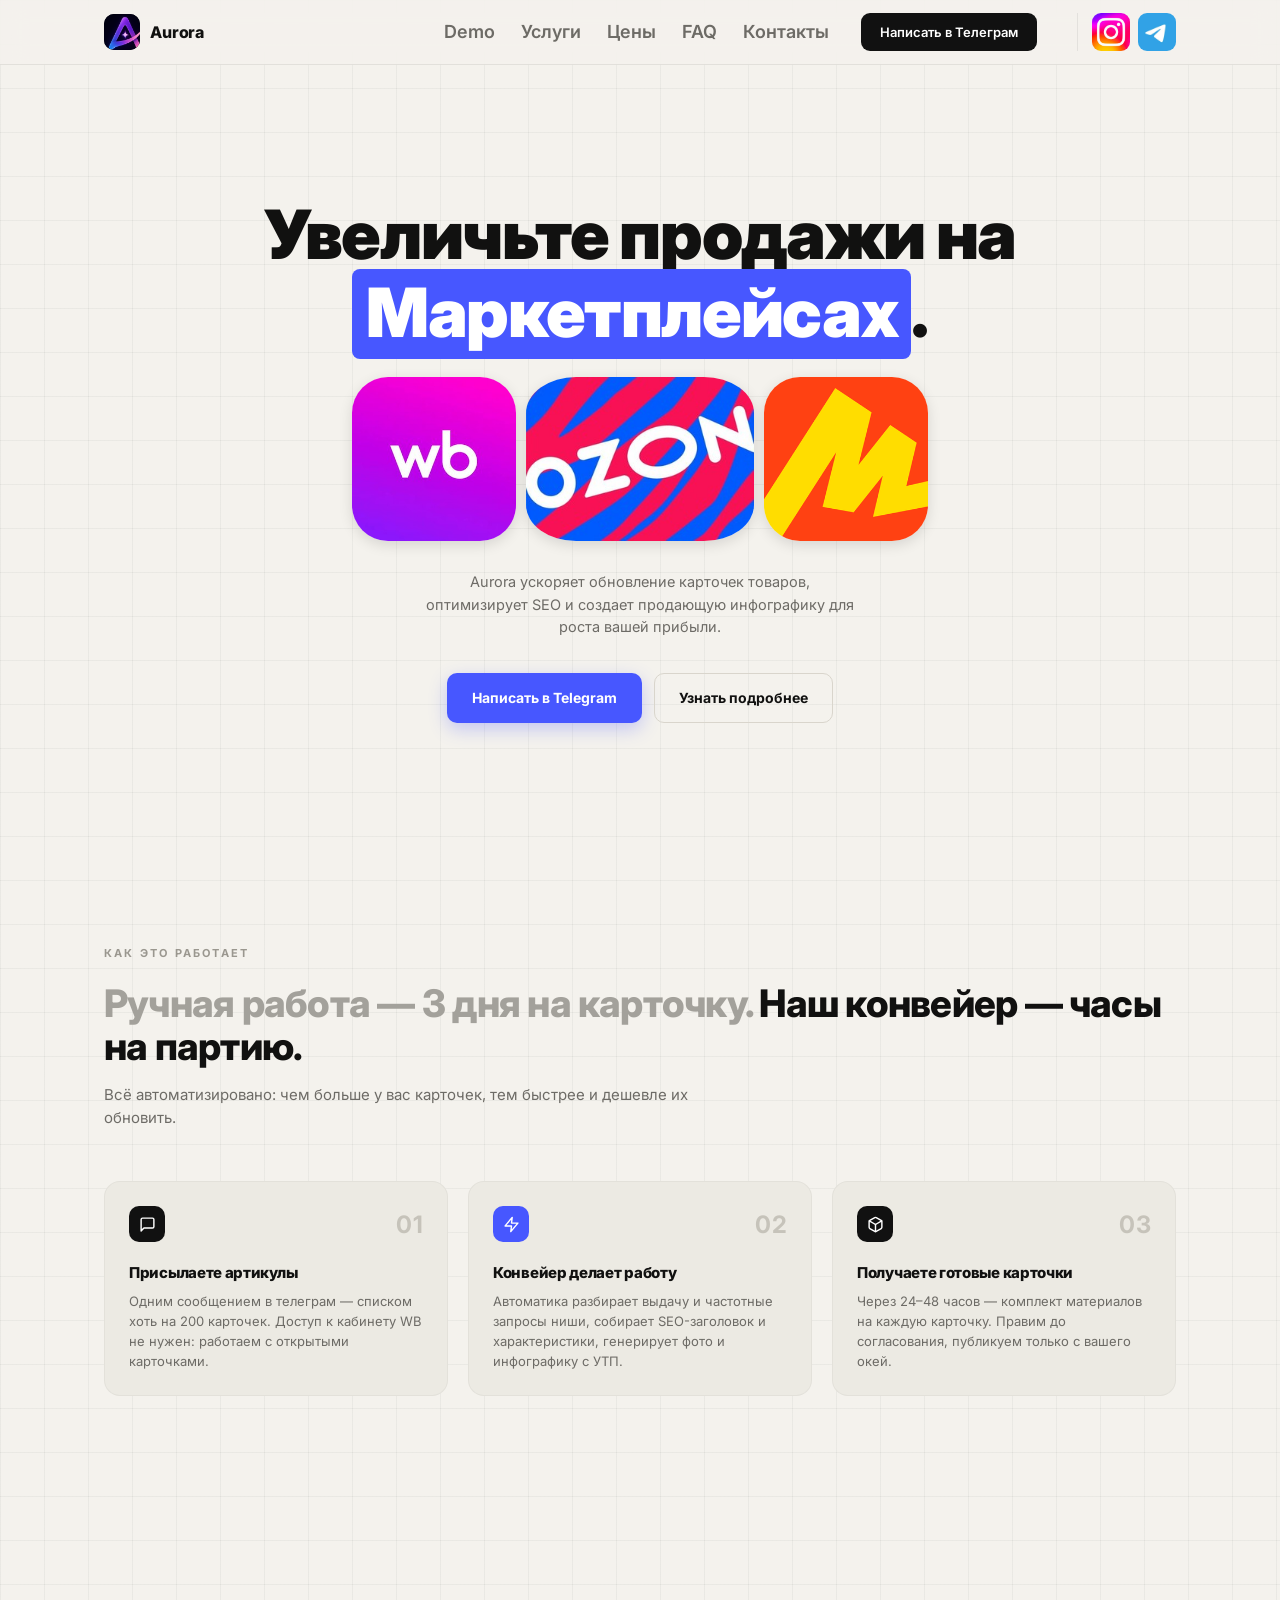
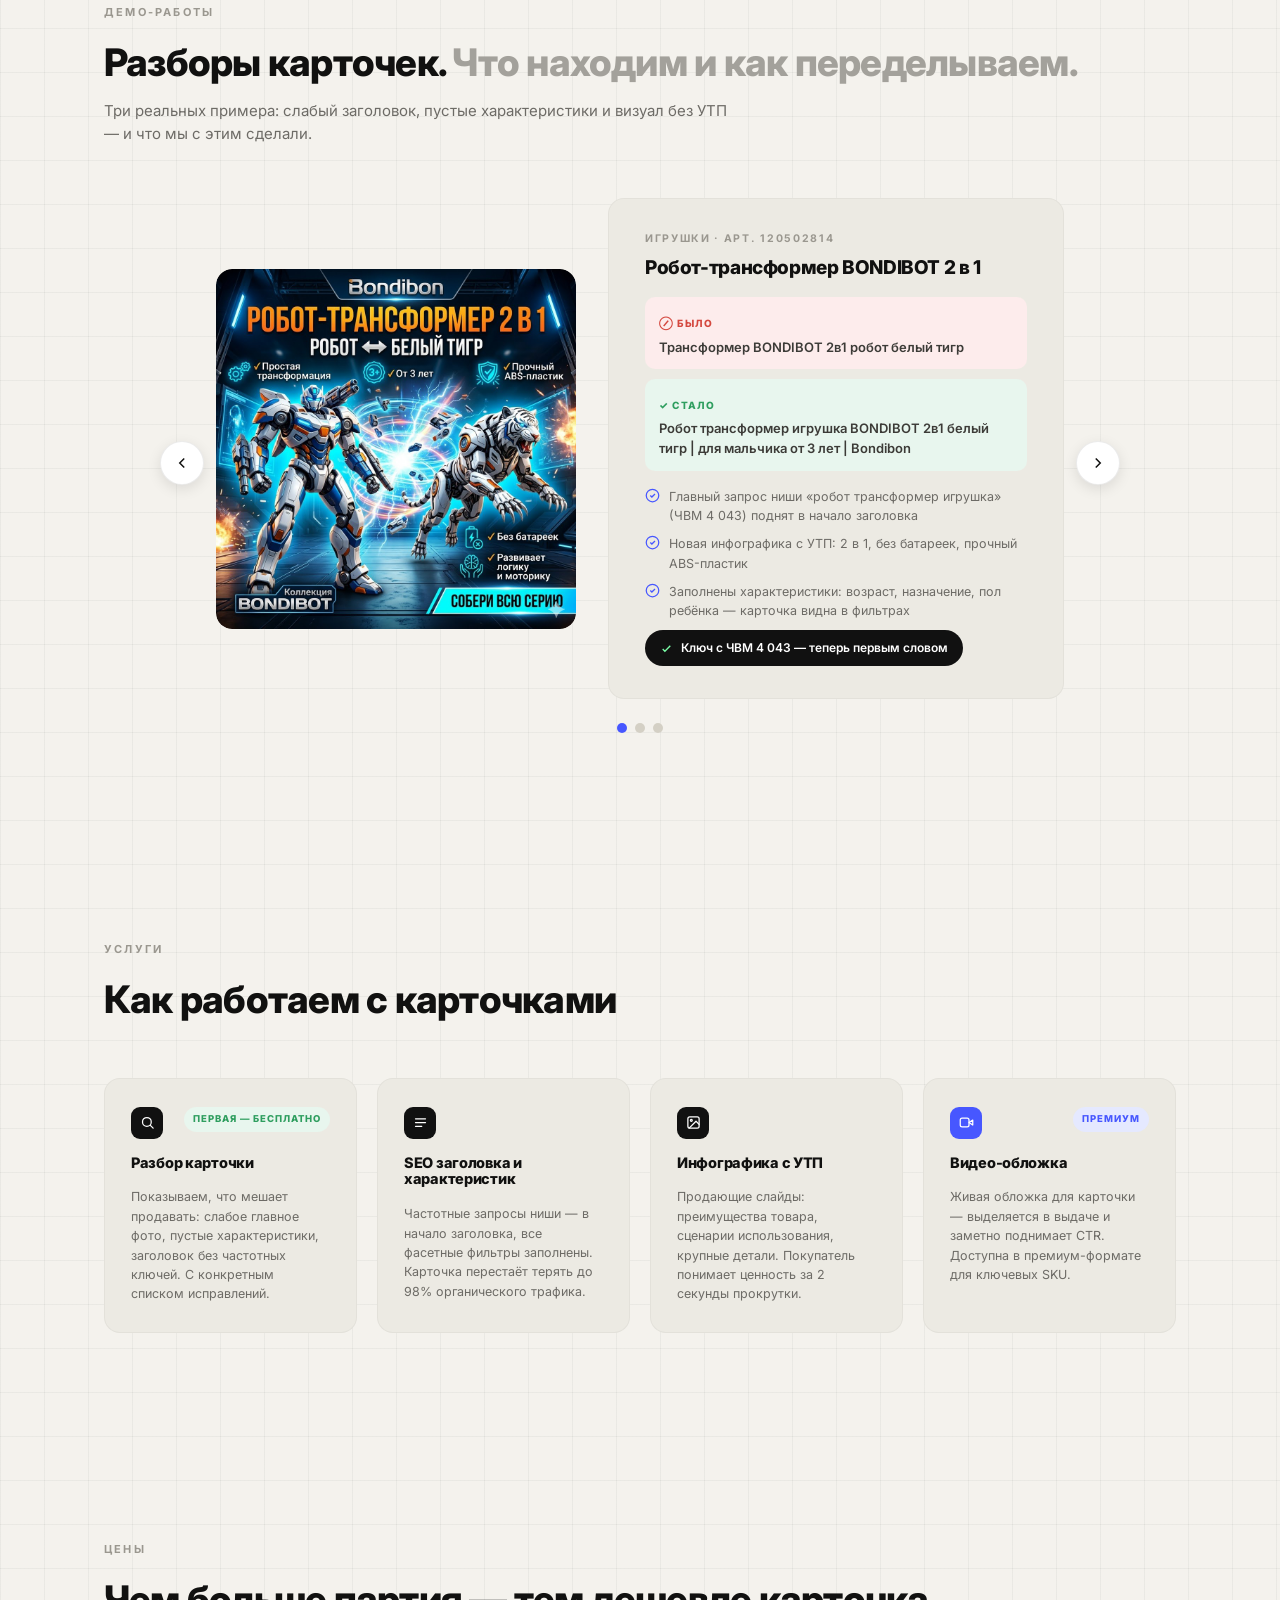
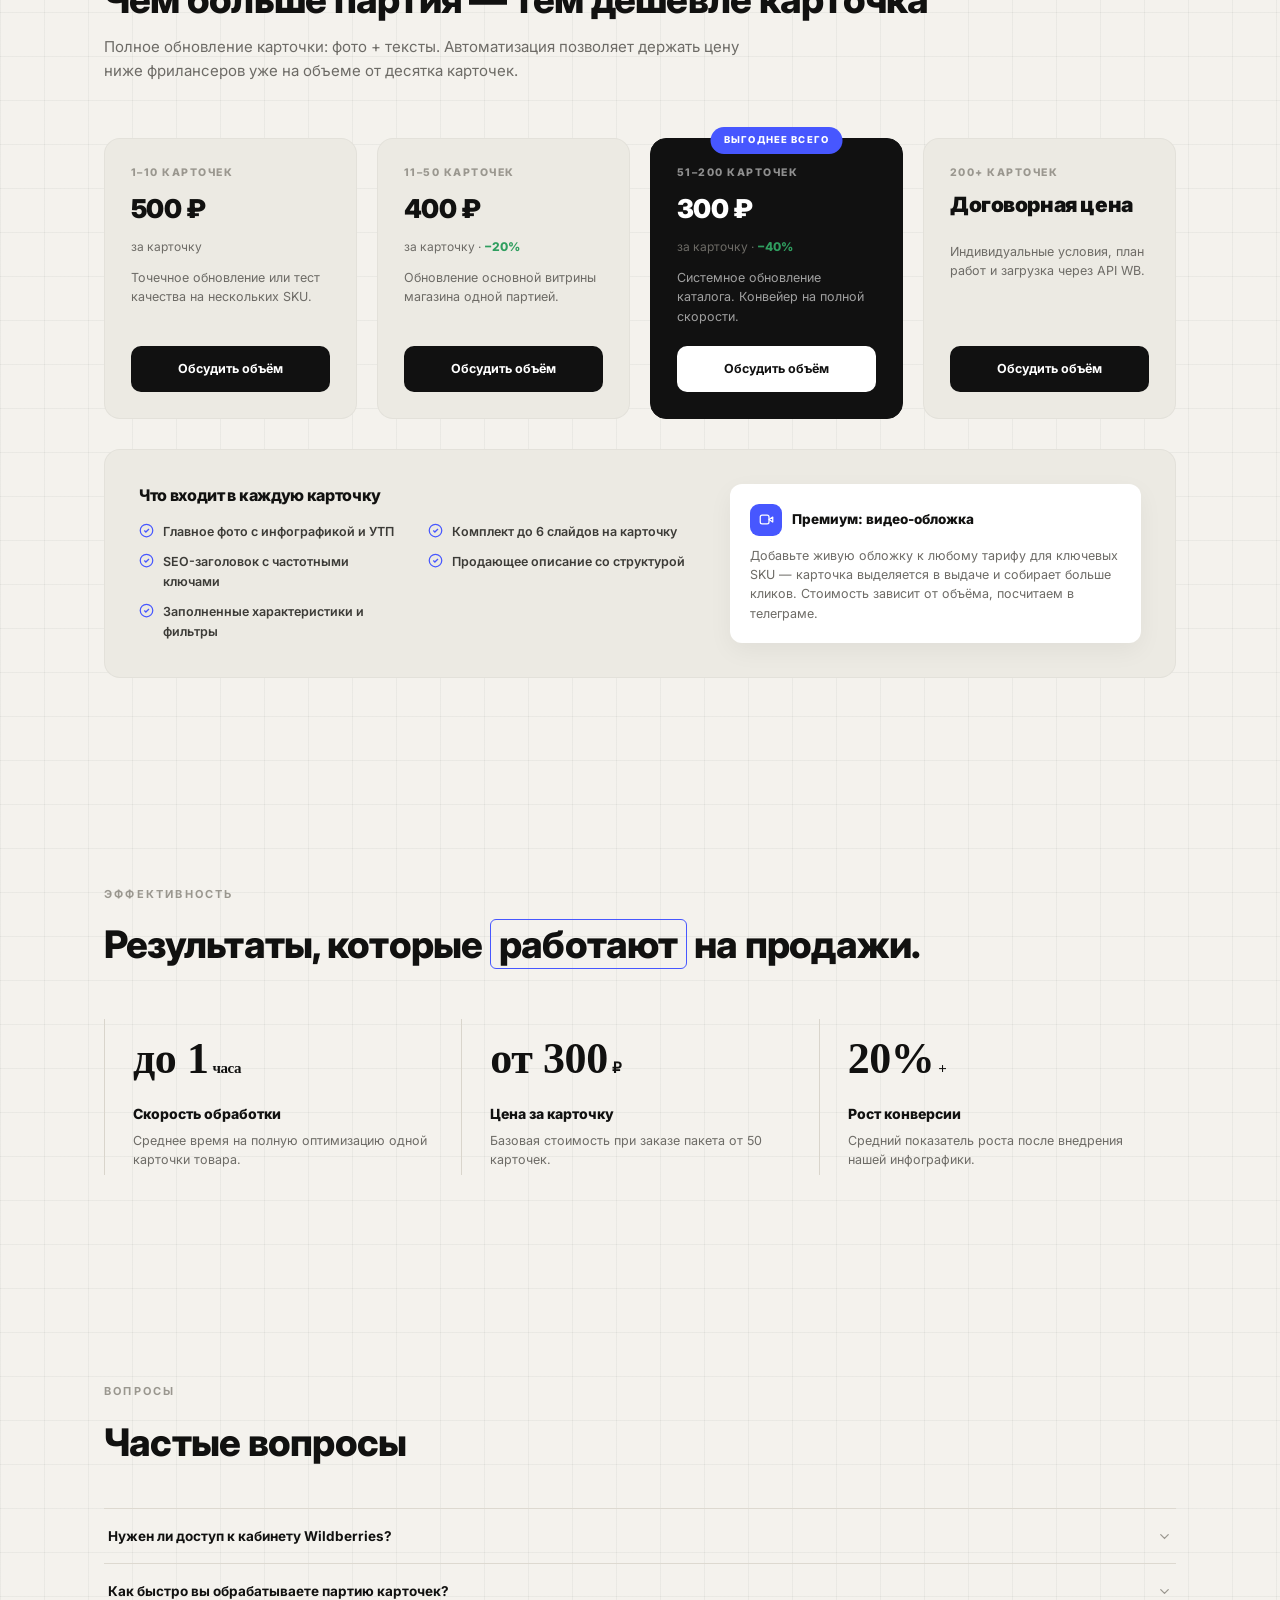
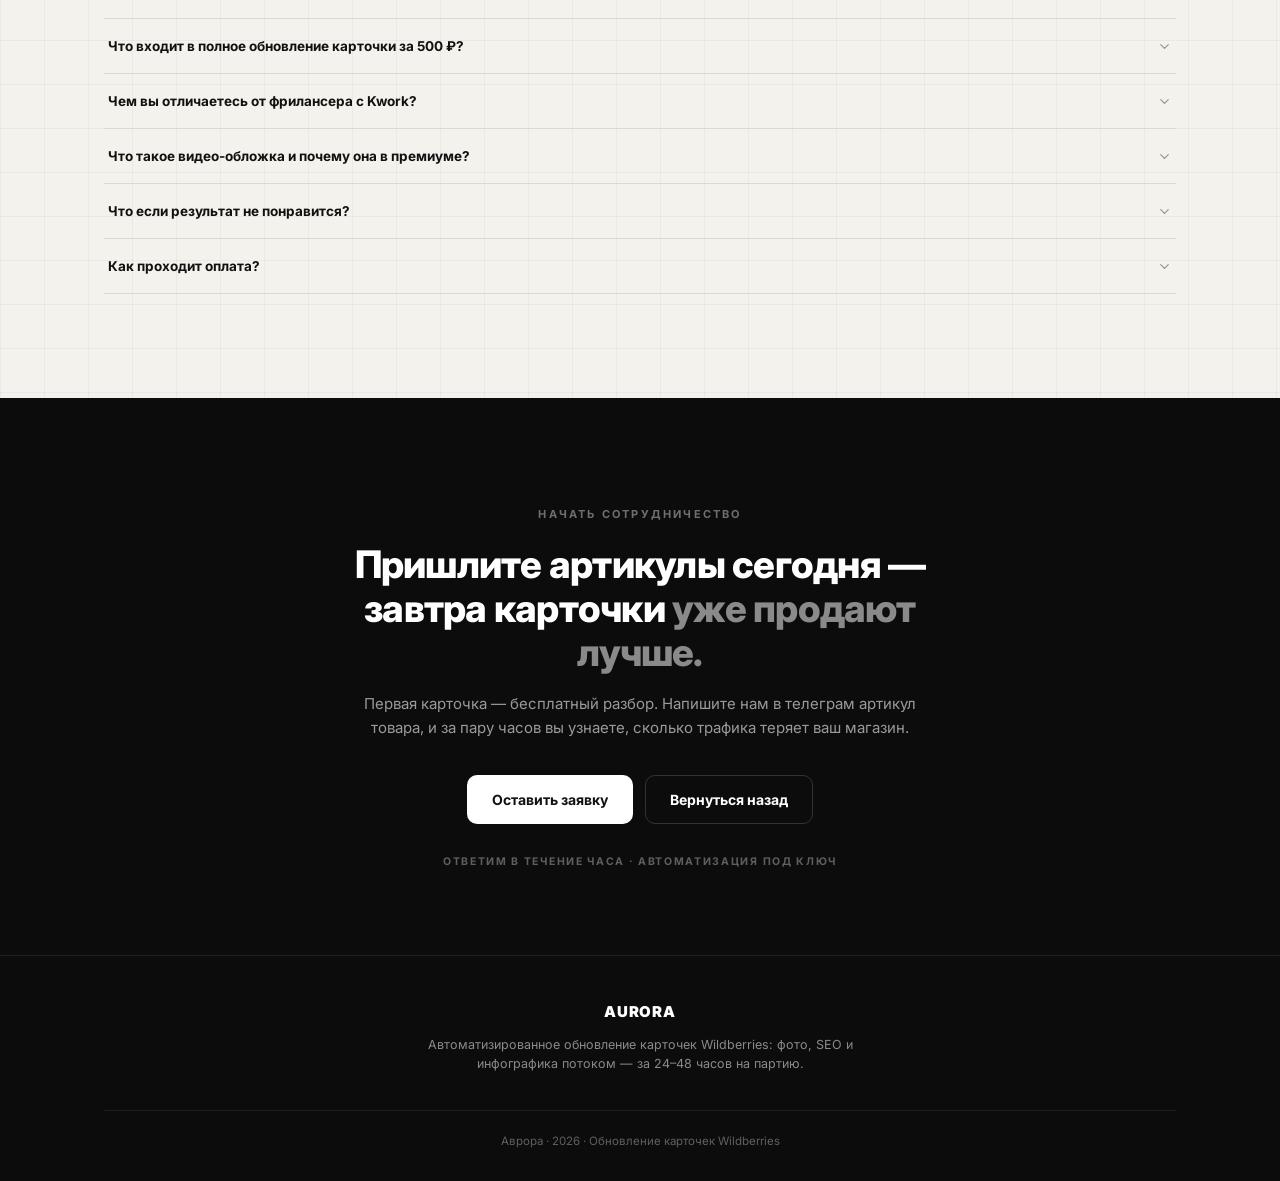
<file: index.html>
<!DOCTYPE html>
<html lang="ru">
<head>
<meta charset="utf-8"/>
<meta content="width=device-width, initial-scale=1.0" name="viewport"/>
<meta property="og:title" content="Aurora — Автоматизация карточек Wildberries" />
<meta property="og:description" content="Фото, SEO и инфографика для карточек WB — за 24–48 часов на партию." />
<meta property="og:image" content="https://bakko-dev.github.io/images/og-preview.jpg" />
<meta property="og:url" content="https://bakko-dev.github.io" />
<meta property="og:type" content="website" />
<title>Aurora — Автоматизация карточек товаров</title>
<link href="https://fonts.googleapis.com" rel="preconnect"/>
<link crossorigin="" href="https://fonts.gstatic.com" rel="preconnect"/>
<link href="https://fonts.googleapis.com/css2?family=Inter:wght@400;500;600;700;800;900&amp;display=swap" rel="stylesheet"/>
<style>
  :root{
    --bg:#f4f2ed;
    --panel:#eceae3;
    --line:rgba(20,20,20,.08);
    --grid:rgba(20,20,20,.045);
    --txt:#111110;
    --muted:#6d6b66;
    --faint:#9a978f;
    --blue:#4757ff;
    --blue-soft:#e5e9ff;
    --green:#2f9e5f;
    --green-soft:#e8f6ee;
    --red:#d4483f;
    --red-soft:#fdecec;
    --dark:#0c0c0c;
    --r:16px;
  }
  *{margin:0;padding:0;box-sizing:border-box}
  html{scroll-behavior:smooth}
  body{
    font-family:'Inter',system-ui,sans-serif;
    color:var(--txt);
    background-color:var(--bg);
    background-image:
      linear-gradient(var(--grid) 1px,transparent 1px),
      linear-gradient(90deg,var(--grid) 1px,transparent 1px);
    background-size:44px 44px;
    line-height:1.55;
    -webkit-font-smoothing:antialiased;
  }
  img{display:block;max-width:100%}
  a{text-decoration:none;color:inherit}
  ul{list-style:none}
  button{font-family:inherit}
  .wrap{max-width:1120px;margin:0 auto;padding:0 24px}
  section{padding:104px 0;position:relative}

  .label{font-size:11px;font-weight:700;letter-spacing:.2em;text-transform:uppercase;color:var(--faint);margin-bottom:20px}
  h1,h2,h3{letter-spacing:-.02em;line-height:1.15}
  h2{font-size:clamp(26px,3.4vw,38px);font-weight:800}
  h2 .gray{color:#a3a19b}
  .sub{color:var(--muted);font-size:15px;margin-top:14px;max-width:640px}

  .btn{display:inline-flex;align-items:center;justify-content:center;gap:8px;border-radius:10px;font-weight:700;font-size:14px;padding:13px 24px;transition:.2s;cursor:pointer;border:1px solid transparent;white-space:nowrap}
  .btn-blue{background:var(--blue);color:#fff;box-shadow:0 6px 18px rgba(71,87,255,.28)}
  .btn-blue:hover{transform:translateY(-2px);box-shadow:0 10px 26px rgba(71,87,255,.4)}
  .btn-line{border-color:#d9d5cc;color:var(--txt);background:transparent}
  .btn-line:hover{border-color:#111}
  .btn-black{background:#111;color:#fff}
  .btn-black:hover{transform:translateY(-2px)}
  .btn-white{background:#fff;color:#111}
  .btn-white:hover{transform:translateY(-2px)}
  .btn-dark-ghost{border-color:#333;color:#fff}
  .btn-dark-ghost:hover{border-color:#777}

  /* ============ NAV ============ */
  nav{position:sticky;top:0;z-index:100;background:rgba(244,242,237,.86);backdrop-filter:blur(12px);border-bottom:1px solid var(--line)}
  .nav-inner{display:flex;align-items:center;gap:28px;height:64px}
  .logo{display:inline-flex;align-items:center;gap:10px;font-weight:800;font-size:16px;letter-spacing:-.01em}
  .logo-img{width:36px;height:36px;border-radius:10px;overflow:hidden;position:relative;background:#0a0a14;flex:0 0 auto}
  .logo-img img{position:absolute;width:100%;height:100%;left:0;top:0;object-fit:cover}
  .logo-fb{width:100%;height:100%;display:none}
  .nav-links{display:flex;gap:26px;margin-left:auto;align-items:center}
  .nav-links a{font-size:18px;font-weight:600;color:var(--muted);transition:.2s}
  .nav-links a:hover{color:var(--txt)}
  .nav-links a.nav-cta{color:#fff}
  .nav-cta{margin-left:6px;padding:10px 18px;font-size:13px;border-radius:9px;height:38px}
  .nav-links a.nav-cta{font-size:13px}
  .nav-socials{display:flex;align-items:center;gap:8px;margin-left:14px;padding-left:14px;border-left:1px solid var(--line)}
  .nav-social{width:38px;height:38px;border-radius:9px;overflow:hidden;flex:0 0 auto;display:block;transition:.2s}
  .nav-social:hover{transform:translateY(-2px)}
  .nav-social img{width:100%;height:100%;object-fit:cover;display:block}
  .burger{display:none;margin-left:auto;background:none;border:0;cursor:pointer;width:38px;height:38px;position:relative}
  .burger span{position:absolute;left:9px;right:9px;height:2px;background:#111;transition:.3s}
  .burger span:nth-child(1){top:13px}.burger span:nth-child(2){top:19px}.burger span:nth-child(3){top:25px}

  /* ============ HERO ============ */
  .hero{padding:130px 0 118px;text-align:center}
  .hero h1{font-size:clamp(40px,6.4vw,68px);font-weight:900;max-width:820px;margin:0 auto 26px}
  .hero h1 .hl{background:var(--blue);color:#fff;padding:2px 14px 6px;border-radius:8px;box-decoration-break:clone;-webkit-box-decoration-break:clone}
  .mp-phrase{display:inline-block}
  .mp-logos{display:flex;align-items:center;justify-content:center;gap:10px;margin:14px auto 30px}
  .mp-logo{display:block;object-fit:cover;flex:0 0 auto;border-radius:22%;box-shadow:0 4px 14px rgba(0,0,0,.12)}
  .hero p{color:var(--muted);font-size:14.5px;max-width:440px;margin:0 auto 34px}
  .hero-actions{display:flex;gap:12px;justify-content:center;flex-wrap:wrap}

  /* ============ STEPS ============ */
  .steps{display:grid;grid-template-columns:repeat(3,1fr);gap:20px;margin-top:52px}
  .step{background:var(--panel);border:1px solid rgba(0,0,0,.04);border-radius:var(--r);padding:24px;transition:.25s}
  .step:hover{transform:translateY(-4px);box-shadow:0 14px 34px rgba(0,0,0,.07)}
  .step-top{display:flex;justify-content:space-between;align-items:flex-start;margin-bottom:20px}
  .step-ico{width:36px;height:36px;border-radius:10px;background:#111;color:#fff;display:grid;place-items:center}
  .step-ico svg{width:17px;height:17px}
  .step:nth-child(2) .step-ico{background:var(--blue)}
  .step-num{font-size:24px;font-weight:700;color:#c6c3ba;letter-spacing:.02em}
  .step h3{font-size:15px;font-weight:800;margin-bottom:10px}
  .step p{font-size:13px;color:var(--muted)}

  /* ============ DEMO CAROUSEL ============ */
  .demo-carousel-wrapper {
    position: relative;
    margin-top: 48px;
    padding: 0 52px;
    max-width: 960px;
    margin-left: auto;
    margin-right: auto;
  }
  .demo-carousel-container {
    overflow: hidden;
    width: 100%;
    border-radius: var(--r);
  }
  .demo-carousel-track {
    display: flex;
    transition: transform 0.4s cubic-bezier(0.25, 1, 0.5, 1);
    will-change: transform;
    width: 100%;
  }
  .demo-item {
    min-width: 100%;
    width: 100%;
    box-sizing: border-box;
    display: grid;
    grid-template-columns: 360px minmax(0, 1fr);
    gap: 32px;
    align-items: center;
    flex-shrink: 0;
    padding: 4px;
  }
  .demo-item:nth-child(even) {
    grid-template-columns: minmax(0, 1fr) 360px;
  }
  .demo-item:nth-child(even) .demo-media {
    order: 2;
  }
  .demo-item:nth-child(even) .demo-panel {
    order: 1;
  }

  .demo-media{
    background:#e7e4dc;
    border-radius:var(--r);
    overflow:hidden;
    width: 100%;
    max-width: 360px;
    aspect-ratio: 1 / 1;
    margin: 0 auto;
  }
  .demo-media img{width:100%;height:100%;object-fit:cover;border-radius:var(--r);box-shadow:0 18px 44px rgba(0,0,0,.14)}
  
  .demo-panel{
    background:var(--panel);
    border:1px solid rgba(0,0,0,.04);
    border-radius:var(--r);
    padding:32px 36px;
    width: 100%;
    min-width: 0;
  }
  .demo-meta{font-size:10.5px;font-weight:700;letter-spacing:.16em;text-transform:uppercase;color:var(--faint);margin-bottom:10px}
  .demo-panel h3{font-size:19px;font-weight:800;margin-bottom:18px}
  .ba{border-radius:10px;padding:12px 14px;margin-bottom:10px}
  .ba .tag{display:inline-flex;align-items:center;gap:6px;font-size:10px;font-weight:800;letter-spacing:.12em;text-transform:uppercase;margin-bottom:5px}
  .ba p{font-size:13px;font-weight:600;color:#3c3b37;word-break:break-word}
  .ba.before{background:var(--red-soft)} .ba.before .tag{color:var(--red)}
  .ba.after{background:var(--green-soft)} .ba.after .tag{color:var(--green)}
  .demo-list{margin-top:16px;display:grid;gap:9px}
  .demo-list li{display:flex;gap:9px;align-items:flex-start;font-size:12.5px;color:var(--muted);word-break:break-word}
  .demo-list li svg{flex:0 0 auto;width:15px;height:15px;margin-top:1px;color:var(--blue)}
  .demo-list li.pill{display:inline-flex;align-items:center;gap:8px;background:#111;color:#fff;border-radius:999px;padding:9px 15px;font-weight:600;font-size:12px;justify-self:start}
  .demo-list li.pill svg{color:#7bffa8;margin:0}

  .demo-nav-btn {
    position: absolute;
    top: 50%;
    transform: translateY(-50%);
    width: 44px;
    height: 44px;
    border-radius: 50%;
    background: #fff;
    border: 1px solid rgba(0,0,0,0.08);
    box-shadow: 0 4px 14px rgba(0,0,0,0.1);
    cursor: pointer;
    display: grid;
    place-items: center;
    z-index: 10;
    transition: all 0.2s ease;
    color: var(--txt);
  }
  .demo-nav-btn:hover {
    background: #111;
    color: #fff;
    border-color: #111;
  }
  .demo-prev { left: 0px; }
  .demo-next { right: 0px; }
  .demo-nav-btn svg { width: 18px; height: 18px; }

  .demo-dots {
    display: flex;
    justify-content: center;
    gap: 8px;
    margin-top: 20px;
  }
  .demo-dot {
    width: 10px;
    height: 10px;
    border-radius: 50%;
    background: #d4d0c5;
    border: none;
    cursor: pointer;
    transition: background 0.2s;
  }
  .demo-dot.active {
    background: var(--blue);
  }

  /* ============ SERVICES ============ */
  .svc-grid{display:grid;grid-template-columns:repeat(4,1fr);gap:20px;margin-top:56px}
  .svc{background:var(--panel);border:1px solid rgba(0,0,0,.04);border-radius:var(--r);padding:28px 26px;display:flex;flex-direction:column;gap:16px;transition:.25s}
  .svc:hover{transform:translateY(-4px);box-shadow:0 14px 34px rgba(0,0,0,.07)}
  .svc-top{display:flex;justify-content:space-between;align-items:flex-start;gap:10px}
  .svc-ico{width:32px;height:32px;border-radius:9px;background:#111;color:#fff;display:grid;place-items:center;flex:0 0 auto}
  .svc-ico svg{width:15px;height:15px}
  .svc:nth-child(4) .svc-ico{background:var(--blue)}
  .badge{font-size:9.5px;font-weight:800;letter-spacing:.1em;text-transform:uppercase;padding:5px 9px;border-radius:999px}
  .badge.free{background:var(--green-soft);color:var(--green)}
  .badge.prem{background:var(--blue-soft);color:var(--blue)}
  .svc h3{font-size:14.5px;font-weight:800}
  .svc p{font-size:12.5px;color:var(--muted)}

  /* ============ PRICING ============ */
  .price-grid{display:grid;grid-template-columns:repeat(4,1fr);gap:20px;margin-top:56px}
  .price{background:var(--panel);border:1px solid rgba(0,0,0,.04);border-radius:var(--r);padding:26px;display:flex;flex-direction:column;gap:8px;position:relative;transition:.25s}
  .price:hover{transform:translateY(-4px);box-shadow:0 14px 34px rgba(0,0,0,.07)}
  .price .tier{font-size:10.5px;font-weight:800;letter-spacing:.14em;text-transform:uppercase;color:var(--faint)}
  .price .val{font-size:26px;font-weight:900;letter-spacing:-.02em}
  .price .per{font-size:12px;color:var(--muted)}
  .price .per .disc{color:var(--green);font-weight:800}
  .price .desc{font-size:12.5px;color:var(--muted);flex:1;margin:4px 0 12px}
  .price .btn{width:100%;padding:12px 16px;font-size:12.5px}
  .price.best{background:#111;color:#fff;border-color:#111}
  .price.best .tier{color:#8f8f8f}
  .price.best .desc{color:#a0a0a0}
  .price.best .best-badge{position:absolute;top:-12px;left:50%;transform:translateX(-50%);background:var(--blue);color:#fff;font-size:9.5px;font-weight:800;letter-spacing:.12em;text-transform:uppercase;padding:6px 14px;border-radius:999px;white-space:nowrap}
  .includes{margin-top:30px;background:var(--panel);border:1px solid rgba(0,0,0,.04);border-radius:var(--r);padding:34px;display:grid;grid-template-columns:1.15fr .85fr;gap:36px;align-items:center}
  .includes h3{font-size:16px;font-weight:800;margin-bottom:18px}
  .includes ul{display:grid;grid-template-columns:1fr 1fr;gap:11px 22px}
  .includes li{display:flex;gap:9px;font-size:12.5px;color:#3c3b37;font-weight:600;align-items:flex-start}
  .includes li svg{width:15px;height:15px;color:var(--blue);flex:0 0 auto;margin-top:1px}
  .prem-card{background:#fff;border-radius:12px;padding:20px;box-shadow:0 8px 24px rgba(0,0,0,.05)}
  .prem-head{display:flex;align-items:center;gap:10px;margin-bottom:10px}
  .prem-head .svc-ico{background:var(--blue)}
  .prem-head h4{font-size:13.5px;font-weight:800}
  .prem-card p{font-size:12.5px;color:var(--muted)}

  /* ============ STATS ============ */
  .stats{display:grid;grid-template-columns:repeat(3,1fr);gap:0;margin-top:52px}
  .stat{border-left:1px solid #d9d5cc;padding:6px 28px}
  .stat .big{font-family:Georgia,'Times New Roman',serif;font-size:44px;font-weight:700;letter-spacing:-.01em}
  .stat .unit{font-size:15px;font-weight:700;margin-left:4px}
  .stat .lbl{font-weight:800;font-size:14px;margin:10px 0 6px}
  .stat p{font-size:12.5px;color:var(--muted)}
  .outline-hl{border:1.5px solid var(--blue);border-radius:6px;padding:1px 8px}

  /* ============ FAQ ============ */
  .faq-list{margin-top:44px;border-top:1px solid #ddd9d0}
  .faq-item{border-bottom:1px solid #ddd9d0}
  .faq-q{width:100%;background:none;border:0;cursor:pointer;color:var(--txt);display:flex;justify-content:space-between;align-items:center;gap:18px;padding:19px 4px;font-size:13.5px;font-weight:700;text-align:left}
  .faq-q svg{width:15px;height:15px;color:var(--faint);transition:.3s;flex:0 0 auto}
  .faq-item.open .faq-q svg{transform:rotate(180deg);color:var(--blue)}
  .faq-a{max-height:0;overflow:hidden;transition:max-height .35s ease}
  .faq-a p{padding:0 4px 20px;color:var(--muted);font-size:13px;max-width:760px}

  /* ============ CTA + FOOTER ============ */
  .dark{background:var(--dark);color:#fff;background-image:none}
  .cta{padding:108px 0 84px;text-align:center}
  .cta .label{color:#6f6f6f}
  .cta h2{color:#fff;max-width:640px;margin:0 auto}
  .cta h2 .gray{color:#8a8a8a}
  .cta .sub{color:#9a9a9a;margin:18px auto 36px;max-width:560px}
  .cta-actions{display:flex;gap:12px;justify-content:center;flex-wrap:wrap}
  .cta-note{margin-top:30px;font-size:10.5px;font-weight:700;letter-spacing:.16em;text-transform:uppercase;color:#5f5f5f}
  footer{border-top:1px solid #222;padding:44px 0 30px}
  .foot-grid{display:flex;justify-content:center;align-items:center;gap:36px;flex-wrap:wrap;text-align:center}
  .foot-brand{margin:0 auto}
  .foot-brand .f-logo{font-weight:900;font-size:15px;letter-spacing:.06em;margin-bottom:12px;text-align:center}
  .foot-brand p{color:#8a8a8a;font-size:12.5px;max-width:440px;margin:0 auto;text-align:center}
  .foot-bottom{border-top:1px solid #1e1e1e;margin-top:36px;padding-top:22px;text-align:center;color:#606060;font-size:11.5px}

  /* ============ RESPONSIVE ============ */
  @media(max-width:960px){
    .svc-grid,.price-grid{grid-template-columns:1fr 1fr}
    .steps{grid-template-columns:1fr}
    .includes{grid-template-columns:1fr}
    .stats{grid-template-columns:1fr;gap:26px}
  }
  @media(max-width:860px){
    .nav-links{position:fixed;top:64px;left:0;right:0;flex-direction:column;align-items:stretch;gap:0;background:rgba(244,242,237,.98);border-bottom:1px solid var(--line);padding:10px 24px 22px;display:none}
    .nav-links a{padding:13px 0;border-bottom:1px solid var(--line)}
    .nav-cta{margin:16px 0 0;justify-content:center}
    .nav-socials{margin:16px 0 0;padding:0;border-left:0;justify-content:center}
    .nav-links a.nav-social{padding:0;border-bottom:0}
    body.menu-open .nav-links{display:flex}
    body.menu-open .burger span:nth-child(1){transform:translateY(6px) rotate(45deg)}
    body.menu-open .burger span:nth-child(2){opacity:0}
    body.menu-open .burger span:nth-child(3){transform:translateY(-6px) rotate(-45deg)}
    .burger{display:block}
    .demo-carousel-wrapper{padding:0 12px;}
    .demo-item, .demo-item:nth-child(even){grid-template-columns:1fr;max-width:480px;margin:0 auto;}
    .demo-item:nth-child(even) .demo-media { order: initial; }
    .demo-item:nth-child(even) .demo-panel { order: initial; }
    .demo-media{max-width:100%}
    .demo-nav-btn { display: none; }
  }
  @media(max-width:560px){
    section{padding:64px 0}
    .hero{padding:90px 0 80px}
    .svc-grid,.price-grid{grid-template-columns:1fr}
    .includes ul{grid-template-columns:1fr}
  }
</style>
</head>
<body>
<!-- ================= NAV ================= -->
<nav>
<div class="wrap nav-inner">
<a aria-label="Aurora" class="logo" href="#">
<span class="logo-img">
<img alt="Aurora" onerror="this.style.display='none';this.nextElementSibling.style.display='block'" src="images/aurora.png"/>
<svg aria-hidden="true" class="logo-fb" viewbox="0 0 64 64">
<rect fill="#0a0a14" height="64" width="64"></rect>
<defs>
<lineargradient gradientunits="userSpaceOnUse" id="gA" x1="14" x2="50" y1="52" y2="12">
<stop stop-color="#3f8cff"></stop><stop offset=".5" stop-color="#7b5cf5"></stop><stop offset="1" stop-color="#b44df0"></stop>
</lineargradient>
<lineargradient gradientunits="userSpaceOnUse" id="gS" x1="16" x2="52" y1="52" y2="20">
<stop stop-color="#4f8dff"></stop><stop offset=".55" stop-color="#c86df2"></stop><stop offset="1" stop-color="#ff8fc8"></stop>
</lineargradient>
</defs>
<path d="M20 50 L32 12 L44 50" fill="none" stroke="url(#gA)" stroke-linecap="round" stroke-linejoin="round" stroke-width="7"></path>
<path d="M18 50 C30 46 44 38 50 24" fill="none" stroke="url(#gS)" stroke-linecap="round" stroke-width="5"></path>
<path d="M32 26 l2.2 6 6 2.2 -6 2.2 -2.2 6 -2.2 -6 -6 -2.2 6 -2.2 z" fill="#e8dcff"></path>
<rect fill="#8b5cf6" height="4" width="4" x="50" y="12"></rect>
<rect fill="#ff8fc8" height="3" width="3" x="56" y="16"></rect>
<rect fill="#4f8dff" height="2.5" width="2.5" x="47" y="8"></rect>
<rect fill="#8b5cf6" height="2.5" width="2.5" x="57" y="9"></rect>
</svg>
</span>
      Aurora
    </a>
<button aria-label="Меню" class="burger" id="burger"><span></span><span></span><span></span></button>
<div class="nav-links" id="navLinks">
<a href="#demo">Demo</a>
<a href="#directions">Услуги</a>
<a href="#pricing">Цены</a>
<a href="#faq">FAQ</a>
<a href="#footer">Контакты</a>
<a class="btn btn-black nav-cta" href="https://t.me/bakytkh">Написать в Телеграм</a>
<div class="nav-socials">
<a aria-label="Instagram" class="nav-social" href="https://instagram.com" rel="noopener" target="_blank">
<img alt="Instagram" src="images/instagram.jpeg"/>
</a>
<a aria-label="Telegram" class="nav-social" href="https://t.me/bakytkh" rel="noopener" target="_blank">
<img alt="Telegram" src="images/telegram.jpeg"/>
</a>
</div>
</div>
</div>
</nav>
<!-- ================= HERO ================= -->
<header class="hero">
<div class="wrap">
<h1>Увеличьте продажи на <span class="mp-phrase" id="mpPhrase"><span class="hl">Маркетплейсах</span>.</span></h1>
<div class="mp-logos" id="mpLogos">
<img alt="Wildberries" class="mp-logo" src="images/wb.jpeg"/>
<img alt="Ozon" class="mp-logo" src="images/ozon.jpg"/>
<img alt="Яндекс Маркет" class="mp-logo" src="images/yandex.png"/>
</div>
<p>Aurora ускоряет обновление карточек товаров, оптимизирует SEO и создает продающую инфографику для роста вашей прибыли.</p>
<div class="hero-actions">
<a class="btn btn-blue" href="https://t.me/bakytkh">Написать в Telegram</a>
<a class="btn btn-line" href="#services">Узнать подробнее</a>
</div>
</div>
</header>
<!-- ================= HOW IT WORKS ================= -->
<section id="how">
<div class="wrap">
<div class="label">Как это работает</div>
<h2><span class="gray">Ручная работа — 3 дня на карточку. </span> Наш конвейер — часы на партию.</h2>
<p class="sub">Всё автоматизировано: чем больше у вас карточек, тем быстрее и дешевле их обновить.</p>
<div class="steps">
<div class="step">
<div class="step-top">
<span class="step-ico"><svg fill="none" stroke="currentColor" stroke-linecap="round" stroke-linejoin="round" stroke-width="2" viewbox="0 0 24 24"><path d="M21 15a2 2 0 0 1-2 2H7l-4 4V5a2 2 0 0 1 2-2h14a2 2 0 0 1 2 2z"></path></svg></span>
<span class="step-num">01</span>
</div>
<h3>Присылаете артикулы</h3>
<p>Одним сообщением в телеграм — списком хоть на 200 карточек. Доступ к кабинету WB не нужен: работаем с открытыми карточками.</p>
</div>
<div class="step">
<div class="step-top">
<span class="step-ico"><svg fill="none" stroke="currentColor" stroke-linecap="round" stroke-linejoin="round" stroke-width="2" viewbox="0 0 24 24"><path d="M13 2 3 14h9l-1 8 10-12h-9l1-8z"></path></svg></span>
<span class="step-num">02</span>
</div>
<h3>Конвейер делает работу</h3>
<p>Автоматика разбирает выдачу и частотные запросы ниши, собирает SEO-заголовок и характеристики, генерирует фото и инфографику с УТП.</p>
</div>
<div class="step">
<div class="step-top">
<span class="step-ico"><svg fill="none" stroke="currentColor" stroke-linecap="round" stroke-linejoin="round" stroke-width="2" viewbox="0 0 24 24"><path d="M21 16V8a2 2 0 0 0-1-1.73l-7-4a2 2 0 0 0-2 0l-7 4A2 2 0 0 0 3 8v8a2 2 0 0 0 1 1.73l7 4a2 2 0 0 0 2 0l7-4A2 2 0 0 0 21 16z"></path><polyline points="3.27 6.96 12 12.01 20.73 6.96"></polyline><line x1="12" x2="12" y1="22.08" y2="12"></line></svg></span>
<span class="step-num">03</span>
</div>
<h3>Получаете готовые карточки</h3>
<p>Через 24–48 часов — комплект материалов на каждую карточку. Правим до согласования, публикуем только с вашего окей.</p>
</div>
</div>
</div>
</section>
<!-- ================= DEMO ================= -->
<section id="demo">
<div class="wrap">
<div class="label">Демо-работы</div>
<h2>Разборы карточек. <span class="gray">Что находим и как переделываем.</span></h2>
<p class="sub">Три реальных примера: слабый заголовок, пустые характеристики и визуал без УТП — и что мы с этим сделали.</p>

<div class="demo-carousel-wrapper">
  <button class="demo-nav-btn demo-prev" aria-label="Предыдущий слайд">
    <svg fill="none" stroke="currentColor" stroke-width="2" viewBox="0 0 24 24"><path d="m15 18-6-6 6-6"></path></svg>
  </button>
  <button class="demo-nav-btn demo-next" aria-label="Следующий слайд">
    <svg fill="none" stroke="currentColor" stroke-width="2" viewBox="0 0 24 24"><path d="m9 18 6-6-6-6"></path></svg>
  </button>

  <div class="demo-carousel-container">
    <div class="demo-carousel-track">
      <!-- Demo 1 -->
      <div class="demo-item">
        <div class="demo-media"><img alt="Робот-трансформер BONDIBOT 2 в 1 — инфографика" data-fallback="robot" src="images/120502814.jpg"/></div>
        <div class="demo-panel">
          <div class="demo-meta">Игрушки · арт. 120502814</div>
          <h3>Робот-трансформер BONDIBOT 2 в 1</h3>
          <div class="ba before"><span class="tag">⊘ Было</span><p>Трансформер BONDIBOT 2в1 робот белый тигр</p></div>
          <div class="ba after"><span class="tag">✓ Стало</span><p>Робот трансформер игрушка BONDIBOT 2в1 белый тигр | для мальчика от 3 лет | Bondibon</p></div>
          <ul class="demo-list">
            <li><svg fill="none" stroke="currentColor" stroke-width="2" viewbox="0 0 24 24"><circle cx="12" cy="12" r="10"></circle><path d="m8.5 12 2.5 2.5 5-5"></path></svg>Главный запрос ниши «робот трансформер игрушка» (ЧВМ 4 043) поднят в начало заголовка</li>
            <li><svg fill="none" stroke="currentColor" stroke-width="2" viewbox="0 0 24 24"><circle cx="12" cy="12" r="10"></circle><path d="m8.5 12 2.5 2.5 5-5"></path></svg>Новая инфографика с УТП: 2 в 1, без батареек, прочный ABS-пластик</li>
            <li><svg fill="none" stroke="currentColor" stroke-width="2" viewbox="0 0 24 24"><circle cx="12" cy="12" r="10"></circle><path d="m8.5 12 2.5 2.5 5-5"></path></svg>Заполнены характеристики: возраст, назначение, пол ребёнка — карточка видна в фильтрах</li>
            <li class="pill"><svg fill="none" stroke="currentColor" stroke-width="2.4" style="width:13px;height:13px" viewbox="0 0 24 24"><path d="m5 13 4 4L19 7"></path></svg>Ключ с ЧВМ 4 043 — теперь первым словом</li>
          </ul>
        </div>
      </div>
      <!-- Demo 2 -->
      <div class="demo-item">
        <div class="demo-media"><img alt="Городской рюкзак ToFi 16 л — инфографика" data-fallback="backpack" src="images/347111102.jpg"/></div>
        <div class="demo-panel">
          <div class="demo-meta">Аксессуары · арт. 347111102</div>
          <h3>Городской рюкзак ToFi 16 л</h3>
          <div class="ba before"><span class="tag">⊘ Было</span><p>Рюкзак школьный для подростков городской</p></div>
          <div class="ba after"><span class="tag">✓ Стало</span><p>Рюкзак городской повседневный ToFi | антикражный карман | 16 л | для ноутбука | мужской женский</p></div>
          <ul class="demo-list">
            <li><svg fill="none" stroke="currentColor" stroke-width="2" viewbox="0 0 24 24"><circle cx="12" cy="12" r="10"></circle><path d="m8.5 12 2.5 2.5 5-5"></path></svg>Узкий кластер «школьный» (ЧВМ 454) заменён на основной «городской» (ЧВМ 15 281)</li>
            <li><svg fill="none" stroke="currentColor" stroke-width="2" viewbox="0 0 24 24"><circle cx="12" cy="12" r="10"></circle><path d="m8.5 12 2.5 2.5 5-5"></path></svg>В заголовок добавлены мужской и женский кластеры — ещё 23 434 ЧВМ</li>
            <li><svg fill="none" stroke="currentColor" stroke-width="2" viewbox="0 0 24 24"><circle cx="12" cy="12" r="10"></circle><path d="m8.5 12 2.5 2.5 5-5"></path></svg>Инфографика раскрывает УТП: антикражный карман, вес 430 г, ноутбук до 16"</li>
            <li class="pill"><svg fill="none" stroke="currentColor" stroke-width="2.4" style="width:13px;height:13px" viewbox="0 0 24 24"><path d="m5 13 4 4L19 7"></path></svg>×5–10 к органическому трафику без рекламы</li>
          </ul>
        </div>
      </div>
      <!-- Demo 3 -->
      <div class="demo-item">
        <div class="demo-media"><img alt="Кабель коаксиальный 5D-FB CCA — инфографика" data-fallback="cable" src="images/367157721.jpg"/></div>
        <div class="demo-panel">
          <div class="demo-meta">Электроника · арт. 367157721</div>
          <h3>Кабель коаксиальный 5D-FB CCA</h3>
          <div class="ba before"><span class="tag">⊘ Было</span><p>Кабель 5D-FB CCA (150метров)</p></div>
          <div class="ba after"><span class="tag">✓ Стало</span><p>Кабель коаксиальный 5D-FB CCA 50 Ом для антенны репитера усилителя сигнала, разъём SMA, 30 метров</p></div>
          <ul class="demo-list">
            <li><svg fill="none" stroke="currentColor" stroke-width="2" viewbox="0 0 24 24"><circle cx="12" cy="12" r="10"></circle><path d="m8.5 12 2.5 2.5 5-5"></path></svg>Найден конфликт длины 150/50/30 м в одной карточке — риск возвратов и блокировки модерацией</li>
            <li><svg fill="none" stroke="currentColor" stroke-width="2" viewbox="0 0 24 24"><circle cx="12" cy="12" r="10"></circle><path d="m8.5 12 2.5 2.5 5-5"></path></svg>Добавлены кластеры «коаксиальный» (ЧВМ 353) и «разъёмы SMA/N» (ЧВМ 938)</li>
            <li><svg fill="none" stroke="currentColor" stroke-width="2" viewbox="0 0 24 24"><circle cx="12" cy="12" r="10"></circle><path d="m8.5 12 2.5 2.5 5-5"></path></svg>Заполнены теххарактеристики: жила CCA, 50 Ом, совместимость с разъёмами</li>
            <li class="pill"><svg fill="none" stroke="currentColor" stroke-width="2.4" style="width:13px;height:13px" viewbox="0 0 24 24"><path d="m5 13 4 4L19 7"></path></svg>До +16% трафика ниши за счёт новых ключей</li>
          </ul>
        </div>
      </div>
    </div>
  </div>

  <div class="demo-dots" id="demoDots"></div>
</div>

</div>
</section>
<!-- ================= SERVICES ================= -->
<section id="directions">
<span id="services" style="position:absolute;top:-80px"></span>
<div class="wrap">
<div class="label">Услуги</div>
<h2>Как работаем с карточками</h2>
<div class="svc-grid">
<div class="svc">
<div class="svc-top">
<span class="svc-ico"><svg fill="none" stroke="currentColor" stroke-linecap="round" stroke-width="2" viewbox="0 0 24 24"><circle cx="11" cy="11" r="7"></circle><path d="m21 21-4.35-4.35"></path></svg></span>
<span class="badge free">Первая — бесплатно</span>
</div>
<h3>Разбор карточки</h3>
<p>Показываем, что мешает продавать: слабое главное фото, пустые характеристики, заголовок без частотных ключей. С конкретным списком исправлений.</p>
</div>
<div class="svc">
<div class="svc-top">
<span class="svc-ico"><svg fill="none" stroke="currentColor" stroke-linecap="round" stroke-width="2" viewbox="0 0 24 24"><path d="M4 6h16M4 12h16M4 18h10"></path></svg></span>
</div>
<h3>SEO заголовка и характеристик</h3>
<p>Частотные запросы ниши — в начало заголовка, все фасетные фильтры заполнены. Карточка перестаёт терять до 98% органического трафика.</p>
</div>
<div class="svc">
<div class="svc-top">
<span class="svc-ico"><svg fill="none" stroke="currentColor" stroke-linecap="round" stroke-linejoin="round" stroke-width="2" viewbox="0 0 24 24"><rect height="18" rx="3" width="18" x="3" y="3"></rect><circle cx="8.5" cy="8.5" r="1.5"></circle><path d="m21 15-5-5L5 21"></path></svg></span>
</div>
<h3>Инфографика с УТП</h3>
<p>Продающие слайды: преимущества товара, сценарии использования, крупные детали. Покупатель понимает ценность за 2 секунды прокрутки.</p>
</div>
<div class="svc">
<div class="svc-top">
<span class="svc-ico"><svg fill="none" stroke="currentColor" stroke-linecap="round" stroke-linejoin="round" stroke-width="2" viewbox="0 0 24 24"><rect height="14" rx="3" width="14" x="2" y="5"></rect><path d="m22 8-6 4 6 4V8z"></path></svg></span>
<span class="badge prem">Премиум</span>
</div>
<h3>Видео-обложка</h3>
<p>Живая обложка для карточки — выделяется в выдаче и заметно поднимает CTR. Доступна в премиум-формате для ключевых SKU.</p>
</div>
</div>
</div>
</section>
<!-- ================= PRICING ================= -->
<section id="pricing">
<div class="wrap">
<div class="label">Цены</div>
<h2>Чем больше партия — тем дешевле карточка</h2>
<p class="sub">Полное обновление карточки: фото + тексты. Автоматизация позволяет держать цену ниже фрилансеров уже на объеме от десятка карточек.</p>
<div class="price-grid">
<div class="price">
<span class="tier">1–10 карточек</span>
<span class="val">500 ₽</span>
<span class="per">за карточку</span>
<p class="desc">Точечное обновление или тест качества на нескольких SKU.</p>
<a class="btn btn-black" href="https://t.me/bakytkh">Обсудить объём</a>
</div>
<div class="price">
<span class="tier">11–50 карточек</span>
<span class="val">400 ₽</span>
<span class="per">за карточку · <span class="disc">−20%</span></span>
<p class="desc">Обновление основной витрины магазина одной партией.</p>
<a class="btn btn-black" href="https://t.me/bakytkh">Обсудить объём</a>
</div>
<div class="price best">
<span class="best-badge">Выгоднее всего</span>
<span class="tier">51–200 карточек</span>
<span class="val">300 ₽</span>
<span class="per">за карточку · <span class="disc">−40%</span></span>
<p class="desc">Системное обновление каталога. Конвейер на полной скорости.</p>
<a class="btn btn-white" href="https://t.me/bakytkh">Обсудить объём</a>
</div>
<div class="price">
<span class="tier">200+ карточек</span>
<span class="val" style="font-size:21px">Договорная цена</span>
<span class="per"> </span>
<p class="desc">Индивидуальные условия, план работ и загрузка через API WB.</p>
<a class="btn btn-black" href="https://t.me/bakytkh">Обсудить объём</a>
</div>
</div>
<div class="includes">
<div>
<h3>Что входит в каждую карточку</h3>
<ul>
<li><svg fill="none" stroke="currentColor" stroke-width="2" viewbox="0 0 24 24"><circle cx="12" cy="12" r="10"></circle><path d="m8.5 12 2.5 2.5 5-5"></path></svg>Главное фото с инфографикой и УТП</li>
<li><svg fill="none" stroke="currentColor" stroke-width="2" viewbox="0 0 24 24"><circle cx="12" cy="12" r="10"></circle><path d="m8.5 12 2.5 2.5 5-5"></path></svg>Комплект до 6 слайдов на карточку</li>
<li><svg fill="none" stroke="currentColor" stroke-width="2" viewbox="0 0 24 24"><circle cx="12" cy="12" r="10"></circle><path d="m8.5 12 2.5 2.5 5-5"></path></svg>SEO-заголовок с частотными ключами</li>
<li><svg fill="none" stroke="currentColor" stroke-width="2" viewbox="0 0 24 24"><circle cx="12" cy="12" r="10"></circle><path d="m8.5 12 2.5 2.5 5-5"></path></svg>Продающее описание со структурой</li>
<li><svg fill="none" stroke="currentColor" stroke-width="2" viewbox="0 0 24 24"><circle cx="12" cy="12" r="10"></circle><path d="m8.5 12 2.5 2.5 5-5"></path></svg>Заполненные характеристики и фильтры</li>
</ul>
</div>
<div class="prem-card">
<div class="prem-head">
<span class="svc-ico"><svg fill="none" stroke="currentColor" stroke-linecap="round" stroke-linejoin="round" stroke-width="2" viewbox="0 0 24 24"><rect height="14" rx="3" width="14" x="2" y="5"></rect><path d="m22 8-6 4 6 4V8z"></path></svg></span>
<h4>Премиум: видео-обложка</h4>
</div>
<p>Добавьте живую обложку к любому тарифу для ключевых SKU — карточка выделяется в выдаче и собирает больше кликов. Стоимость зависит от объёма, посчитаем в телеграме.</p>
</div>
</div>
</div>
</section>
<!-- ================= EFFECTIVENESS ================= -->
<section id="stats">
<div class="wrap">
<div class="label">Эффективность</div>
<h2>Результаты, которые <span class="outline-hl">работают</span> на продажи.</h2>
<div class="stats">
<div class="stat">
<span class="big">до 1<span class="unit">часа</span></span>
<div class="lbl">Скорость обработки</div>
<p>Среднее время на полную оптимизацию одной карточки товара.</p>
</div>
<div class="stat">
<span class="big">от 300<span class="unit">₽</span></span>
<div class="lbl">Цена за карточку</div>
<p>Базовая стоимость при заказе пакета от 50 карточек.</p>
</div>
<div class="stat">
<span class="big">20%<span class="unit">+</span></span>
<div class="lbl">Рост конверсии</div>
<p>Средний показатель роста после внедрения нашей инфографики.</p>
</div>
</div>
</div>
</section>
<!-- ================= FAQ ================= -->
<section id="faq">
<div class="wrap">
<div class="label">Вопросы</div>
<h2>Частые вопросы</h2>
<div class="faq-list">
<div class="faq-item">
<button class="faq-q">Нужен ли доступ к кабинету Wildberries?<svg fill="none" stroke="currentColor" stroke-linecap="round" stroke-width="2" viewbox="0 0 24 24"><path d="m6 9 6 6 6-6"></path></svg></button>
<div class="faq-a"><p>Нет. Мы работаем с открытыми карточками по артикулу — доступ к личному кабинету не требуется. Если понадобится загрузка через API WB (для крупных объёмов), обсуждаем это отдельно.</p></div>
</div>
<div class="faq-item">
<button class="faq-q">Как быстро вы обрабатываете партию карточек?<svg fill="none" stroke="currentColor" stroke-linecap="round" stroke-linejoin="round" stroke-width="2" viewbox="0 0 24 24"><path d="m6 9 6 6 6-6"></path></svg></button>
<div class="faq-a"><p>Партию до 200 карточек конвейер обрабатывает за 24–48 часов. Точный срок зависит от объёма и сложности ниши — сообщим при разборе заявки.</p></div>
</div>
<div class="faq-item">
<button class="faq-q">Что входит в полное обновление карточки за 500 ₽?<svg fill="none" stroke="currentColor" stroke-linecap="round" stroke-width="2" viewbox="0 0 24 24"><path d="m6 9 6 6 6-6"></path></svg></button>
<div class="faq-a"><p>Главное фото с инфографикой и УТП, SEO-заголовок с частотными ключами, заполненные характеристики и фильтры, комплект до 6 слайдов и продающее описание со структурой.</p></div>
</div>
<div class="faq-item">
<button class="faq-q">Чем вы отличаетесь от фрилансера с Kwork?<svg fill="none" stroke="currentColor" stroke-linecap="round" stroke-width="2" viewbox="0 0 24 24"><path d="m6 9 6 6 6-6"></path></svg></button>
<div class="faq-a"><p>Фрилансер делает карточки вручную поштучно — в среднем 3 дня на одну. Наш конвейер автоматизирует сбор частотных запросов, генерацию фото и текстов, поэтому партия из десятков карточек занимает часы, а не недели.</p></div>
</div>
<div class="faq-item">
<button class="faq-q">Что такое видео-обложка и почему она в премиуме?<svg fill="none" stroke="currentColor" stroke-linecap="round" stroke-width="2" viewbox="0 0 24 24"><path d="m6 9 6 6 6-6"></path></svg></button>
<div class="faq-a"><p>Это короткий видеоролик вместо статичного главного фото — он выделяется в выдаче и повышает CTR. Производство сложнее фото, поэтому доступно как премиум-опция для ключевых SKU.</p></div>
</div>
<div class="faq-item">
<button class="faq-q">Что если результат не понравится?<svg fill="none" stroke="currentColor" stroke-linecap="round" stroke-width="2" viewbox="0 0 24 24"><path d="m6 9 6 6 6-6"></path></svg></button>
<div class="faq-a"><p>Мы ничего не публикуем без вашего согласия. Если что-то не устраивает, вносим правки до 2-х раундов бесплатно. За каждый доп раунд правок 200 руб: текст или графика.</p></div>
</div>
<div class="faq-item">
<button class="faq-q">Как проходит оплата?<svg fill="none" stroke="currentColor" stroke-linecap="round" stroke-width="2" viewbox="0 0 24 24"><path d="m6 9 6 6 6-6"></path></svg></button>
<div class="faq-a"><p>Обсуждаем объём работ, согласовываем стоимость партии и условия оплаты индивидуально — предпочитаемый способ оплаты в USDT на Telegram кошелек.</p></div>
</div>
</div>
</div>
</section>
<!-- ================= CTA + FOOTER ================= -->
<div class="dark">
<section class="cta" id="cta">
<div class="wrap">
<div class="label">Начать сотрудничество</div>
<h2>Пришлите артикулы сегодня — завтра карточки <span class="gray">уже продают лучше.</span></h2>
<p class="sub">Первая карточка — бесплатный разбор. Напишите нам в телеграм артикул товара, и за пару часов вы узнаете, сколько трафика теряет ваш магазин.</p>
<div class="cta-actions">
<a class="btn btn-white" href="https://t.me/AuroraSalesBot">Оставить заявку</a>
<a class="btn btn-dark-ghost" href="#services">Вернуться назад</a>
</div>
<p class="cta-note">Ответим в течение часа · Автоматизация под ключ</p>
</div>
</section>
<footer id="footer">
<div class="wrap">
<div class="foot-grid">
<div class="foot-brand">
<div class="f-logo">AURORA</div>
<p>Автоматизированное обновление карточек Wildberries: фото, SEO и инфографика потоком — за 24–48 часов на партию.</p>
</div>
</div>
<div class="foot-bottom">Аврора · 2026 · Обновление карточек Wildberries</div>
</div>
</footer>
</div>
<script>
  // Mobile menu
  document.getElementById('burger').addEventListener('click', () => document.body.classList.toggle('menu-open'));
  document.querySelectorAll('.nav-links a').forEach(a =>
    a.addEventListener('click', () => document.body.classList.remove('menu-open'))
  );

  // FAQ accordion
  document.querySelectorAll('.faq-item').forEach(item => {
    const q = item.querySelector('.faq-q');
    const a = item.querySelector('.faq-a');
    q.addEventListener('click', () => {
      const open = item.classList.contains('open');
      document.querySelectorAll('.faq-item.open').forEach(o => {
        o.classList.remove('open');
        o.querySelector('.faq-a').style.maxHeight = null;
      });
      if (!open) {
        item.classList.add('open');
        a.style.maxHeight = a.scrollHeight + 'px';
      }
    });
  });

  // Demo Carousel Logic
  const track = document.querySelector('.demo-carousel-track');
  const items = Array.from(track.children);
  const nextBtn = document.querySelector('.demo-next');
  const prevBtn = document.querySelector('.demo-prev');
  const dotsContainer = document.getElementById('demoDots');
  let currentIndex = 0;

  items.forEach((_, index) => {
    const dot = document.createElement('button');
    dot.classList.add('demo-dot');
    if (index === 0) dot.classList.add('active');
    dot.addEventListener('click', () => goToSlide(index));
    dotsContainer.appendChild(dot);
  });
  const dots = Array.from(dotsContainer.children);

  function updateCarousel() {
    track.style.transform = `translateX(-${currentIndex * 100}%)`;
    dots.forEach((dot, index) => {
      dot.classList.toggle('active', index === currentIndex);
    });
  }

  function goToSlide(index) {
    currentIndex = index;
    updateCarousel();
  }

  nextBtn.addEventListener('click', () => {
    currentIndex = (currentIndex + 1) % items.length;
    updateCarousel();
  });

  prevBtn.addEventListener('click', () => {
    currentIndex = (currentIndex - 1 + items.length) % items.length;
    updateCarousel();
  });

  const FALLBACKS = {
    robot: `<svg xmlns='http://www.w3.org/2000/svg' viewBox='0 0 100 100'>
      <rect width='100' height='100' fill='#0b1526'/>
      <text x='50' y='14' fill='#e8ecf2' font-size='5' font-weight='700' text-anchor='middle' font-family='Arial'>Bondibon</text>
      <text x='50' y='23' fill='#f7941d' font-size='6.5' font-weight='700' text-anchor='middle' font-family='Arial'>РОБОТ-ТРАНСФОРМЕР 2 В 1</text>
      <text x='50' y='31' fill='#ffffff' font-size='4.5' text-anchor='middle' font-family='Arial'>робот — белый тигр</text>
      <circle cx='34' cy='60' r='15' fill='none' stroke='#28c4f5' stroke-width='1.4'/>
      <circle cx='66' cy='60' r='15' fill='none' stroke='#f7941d' stroke-width='1.4'/>
      <text x='34' y='62' fill='#8fd3ff' font-size='5' text-anchor='middle' font-family='Arial'>2 в 1</text>
      <text x='66' y='62' fill='#ffd9ae' font-size='5' text-anchor='middle' font-family='Arial'>3+</text>
      <text x='50' y='92' fill='#8fd3ff' font-size='4' text-anchor='middle' font-family='Arial'>без батареек · прочный ABS-пластик</text></svg>`,
    backpack: `<svg xmlns='http://www.w3.org/2000/svg' viewBox='0 0 100 100'>
      <rect width='100' height='100' fill='#0a0c10'/>
      <text x='50' y='15' fill='#ffffff' font-size='6' font-weight='700' text-anchor='middle' font-family='Arial'>АНТИКРАЖНЫЙ РЮКЗАК</text>
      <text x='50' y='24' fill='#39a7ff' font-size='4.5' text-anchor='middle' font-family='Arial'>ToFi · 16 л</text>
      <rect x='35' y='36' width='30' height='44' rx='7' fill='#15181d' stroke='#2b3138'/>
      <line x1='50' y1='44' x2='50' y2='64' stroke='#3a424c' stroke-width='1.4'/>
      <text x='50' y='92' fill='#8a93a0' font-size='4' text-anchor='middle' font-family='Arial'>ноутбук до 16" · вес 430 г</text></svg>`,
    cable: `<svg xmlns='http://www.w3.org/2000/svg' viewBox='0 0 100 100'>
      <rect width='100' height='100' fill='#07141f'/>
      <text x='50' y='18' fill='#ffffff' font-size='8' font-weight='700' text-anchor='middle' font-family='Arial'>5D-FB CCA</text>
      <text x='50' y='27' fill='#28c4f5' font-size='5' text-anchor='middle' font-family='Arial'>50 Ом</text>
      <rect x='47.5' y='38' width='5' height='26' rx='2.5' fill='#c47b4a'/>
      <circle cx='50' cy='70' r='10' fill='none' stroke='#28c4f5' stroke-width='1.2'/>
      <circle cx='50' cy='70' r='16' fill='none' stroke='#28c4f5' stroke-width='.7' opacity='.6'/>
      <text x='82' y='46' fill='#39a7ff' font-size='6' font-weight='700' text-anchor='middle' font-family='Arial'>4G</text>
      <text x='82' y='58' fill='#f7941d' font-size='6' font-weight='700' text-anchor='middle' font-family='Arial'>5G</text>
      <text x='50' y='93' fill='#7fb6d9' font-size='4' text-anchor='middle' font-family='Arial'>для репитеров и усилителей сигнала</text></svg>`
  };
  document.querySelectorAll('img[data-fallback]').forEach(img => {
    const apply = () => {
      img.onerror = null;
      img.src = 'data:image/svg+xml;charset=utf-8,' + encodeURIComponent(FALLBACKS[img.dataset.fallback]);
    };
    if (img.complete && img.naturalWidth === 0) apply();
    else img.addEventListener('error', apply, { once: true });
  });

  /* ============ MARKETPLACE LOGOS: fit row width to "Маркетплейсах." phrase ============ */
  (function () {
    const phrase = document.getElementById('mpPhrase');
    const row = document.getElementById('mpLogos');
    if (!phrase || !row) return;
    const logos = Array.from(row.querySelectorAll('.mp-logo'));
    // natural aspect ratios (width / height) of each source image
    const ratios = [1, 300 / 216, 1]; // wb, ozon, yandex
    const gap = 10; // must match CSS gap
    function sizeLogos() {
      const targetWidth = phrase.getBoundingClientRect().width;
      if (!targetWidth) return;
      const ratioSum = ratios.reduce((a, b) => a + b, 0);
      const totalGap = gap * (logos.length - 1);
      let h = (targetWidth - totalGap) / ratioSum;
      h = Math.max(h, 0);
      logos.forEach((img, i) => {
        img.style.height = h + 'px';
        img.style.width = (h * ratios[i]) + 'px';
      });
      row.style.width = targetWidth + 'px';
    }
    if (document.fonts && document.fonts.ready) {
      document.fonts.ready.then(sizeLogos);
    }
    window.addEventListener('load', sizeLogos);
    window.addEventListener('resize', sizeLogos);
    sizeLogos();
  })();
</script>
</body>
</html>
</file>
